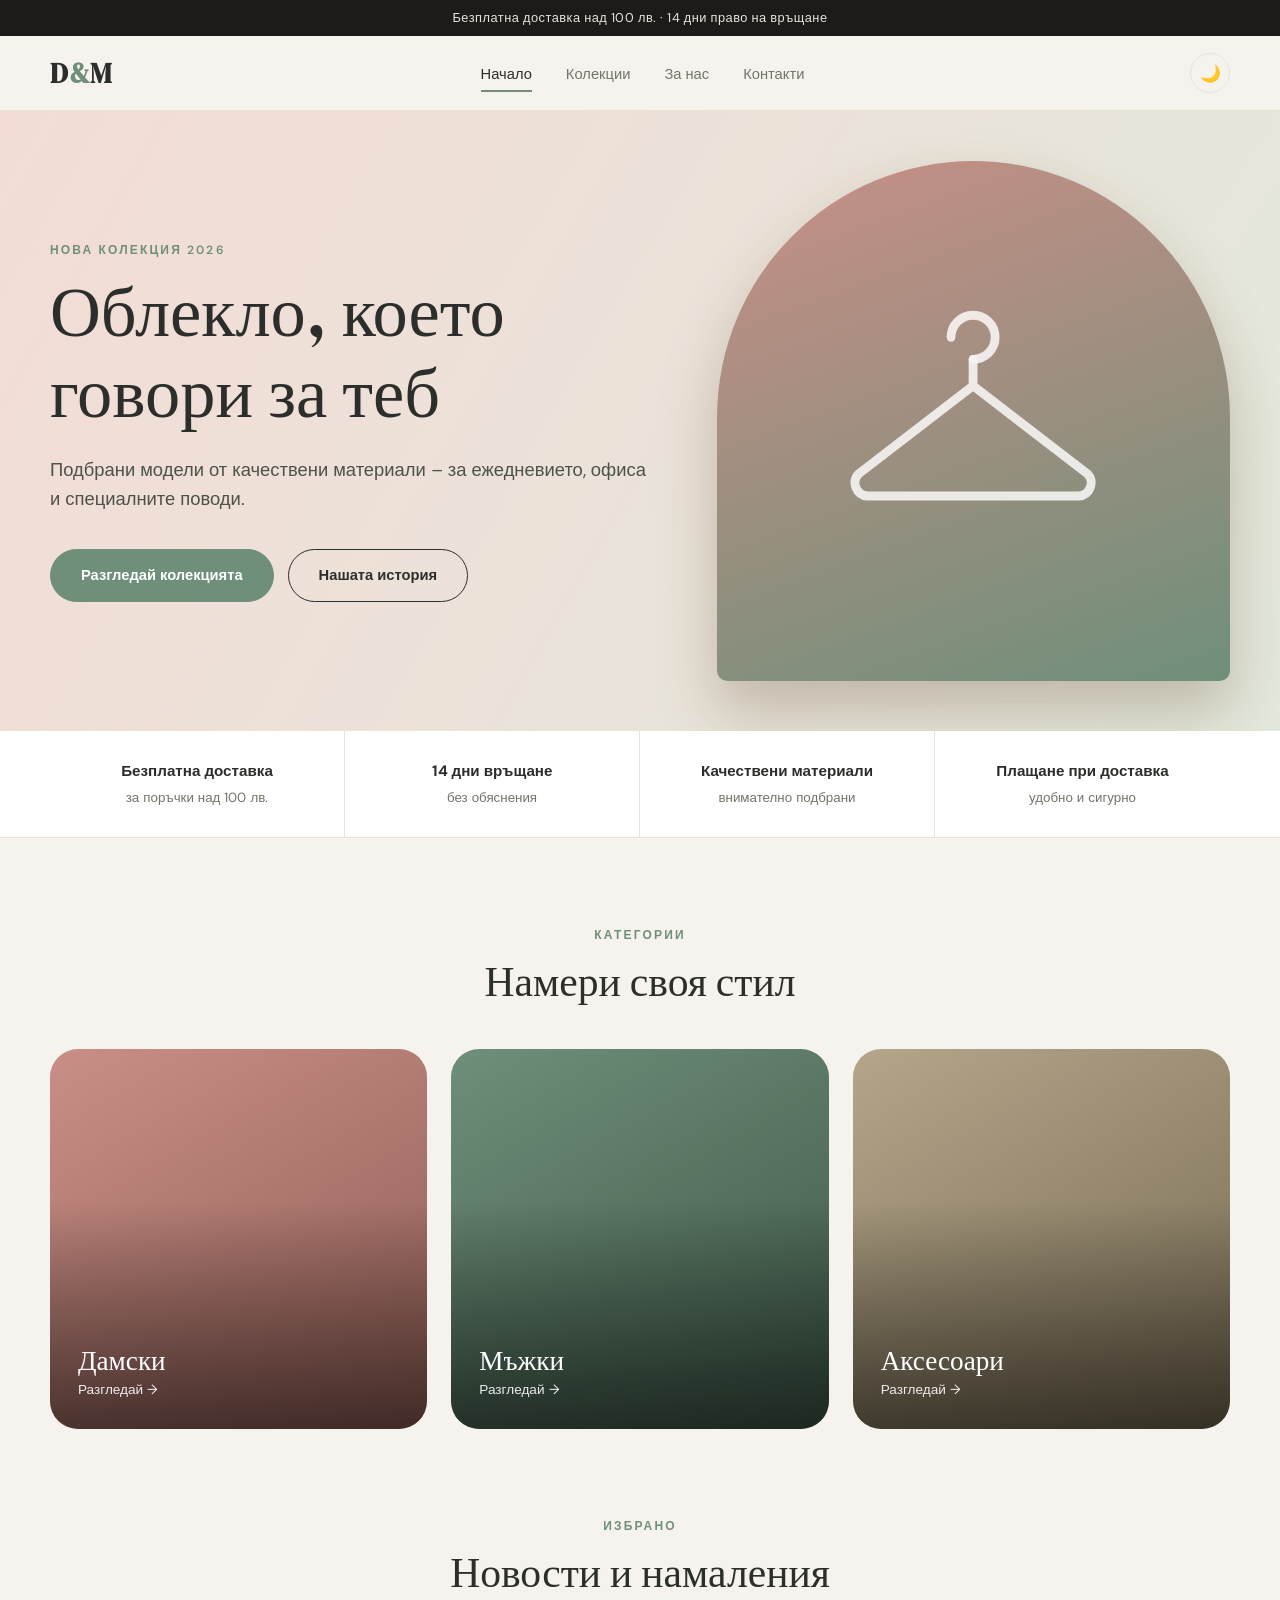
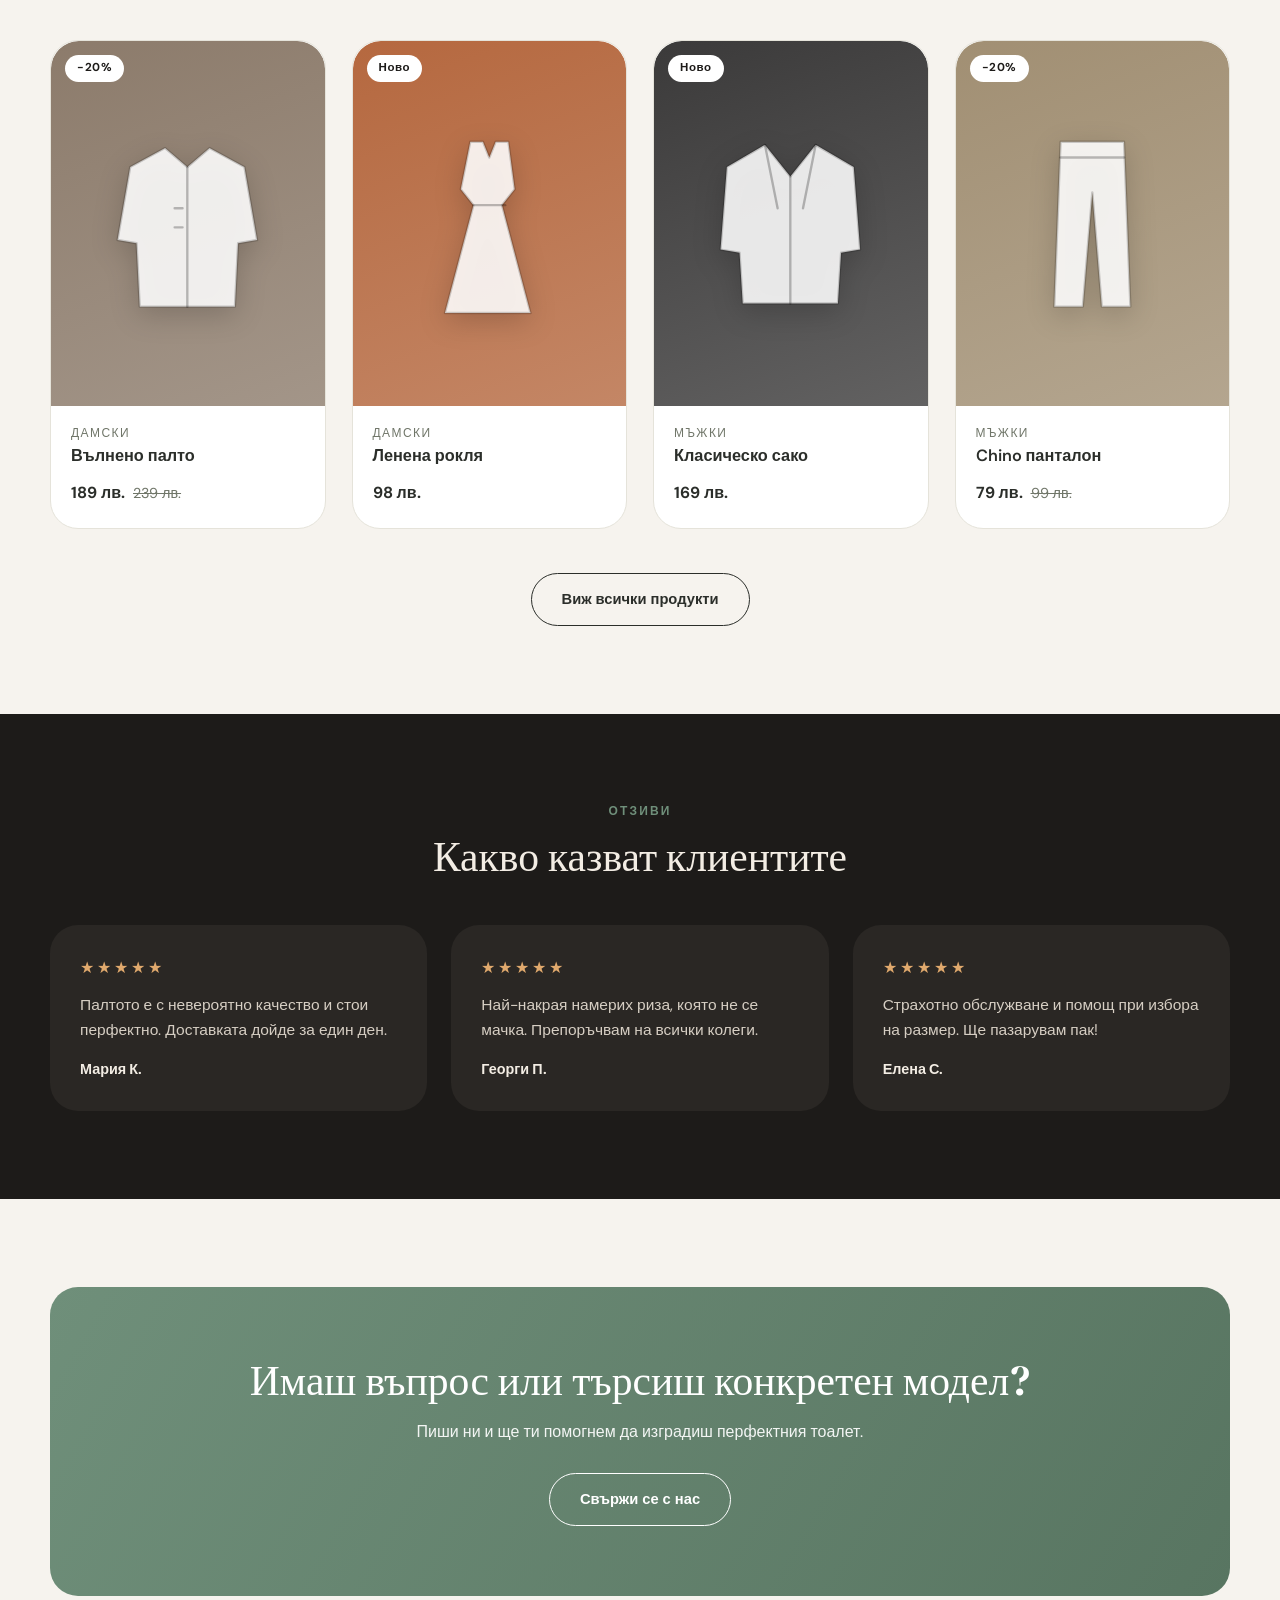
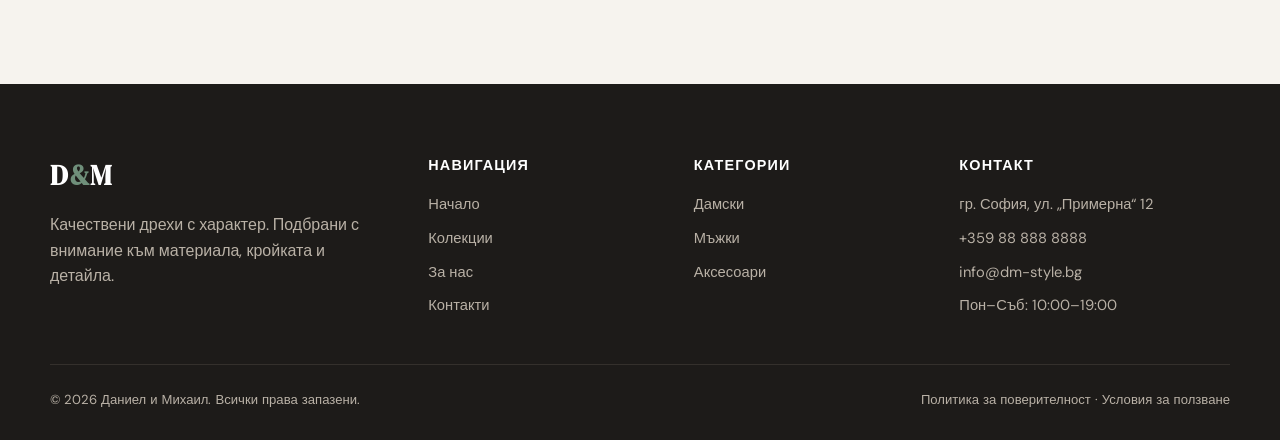
<file: index.html>
<!DOCTYPE html>
<html lang="bg">
<head>
<meta charset="UTF-8">
<meta name="viewport" content="width=device-width, initial-scale=1">
<title>Модерни дрехи за всеки ден | D&amp;M</title>
<meta name="description" content="D&amp;M – качествени дамски и мъжки дрехи и аксесоари. Нова колекция, бърза доставка.">
<link rel="preconnect" href="https://fonts.googleapis.com">
<link rel="preconnect" href="https://fonts.gstatic.com" crossorigin>
<link href="https://fonts.googleapis.com/css2?family=DM+Serif+Display&family=DM+Sans:wght@400;500;600;700&display=swap" rel="stylesheet">
<script>try{var t=localStorage.getItem("theme")||(matchMedia("(prefers-color-scheme: dark)").matches?"dark":"light");document.documentElement.dataset.theme=t}catch(e){}</script>
<link rel="stylesheet" href="css/style.css">
</head>
<body>
<div class="topbar">Безплатна доставка над 100 лв. · 14 дни право на връщане</div>
<header class="site"><div class="container nav">
  <a href="index.html" class="logo">D<span>&amp;</span>M</a>
  <ul>
    <li><a href="index.html">Начало</a></li>
    <li><a href="products.html">Колекции</a></li>
    <li><a href="about.html">За нас</a></li>
    <li><a href="contact.html">Контакти</a></li>
  </ul>
  <div class="nav-right"><button class="theme-btn" id="theme-btn" aria-label="Смени тема">🌙</button><button class="menu-btn" aria-label="Меню">☰</button></div>
</div></header>

<section class="hero"><div class="container">
  <div><span class="eyebrow">Нова колекция 2026</span>
  <h1>Облекло, което говори за теб</h1>
  <p>Подбрани модели от качествени материали – за ежедневието, офиса и специалните поводи.</p>
  <div class="actions"><a href="products.html" class="btn primary">Разгледай колекцията</a><a href="about.html" class="btn">Нашата история</a></div></div>
  <div class="hero-art"><svg viewBox="0 0 64 64" fill="none" stroke="currentColor" stroke-width="2" stroke-linecap="round" stroke-linejoin="round"><path d="M32 18a5 5 0 1 0-5-5"/><path d="M32 18v6L6 44a3 3 0 0 0 2 5h48a3 3 0 0 0 2-5L32 24"/></svg></div>
</div></section>

<div class="strip"><div class="container">
  <div class="item"><strong>Безплатна доставка</strong><small>за поръчки над 100 лв.</small></div>
  <div class="item"><strong>14 дни връщане</strong><small>без обяснения</small></div>
  <div class="item"><strong>Качествени материали</strong><small>внимателно подбрани</small></div>
  <div class="item"><strong>Плащане при доставка</strong><small>удобно и сигурно</small></div>
</div></div>

<section><div class="container">
  <div class="section-head center"><span class="eyebrow">Категории</span><h2>Намери своя стил</h2></div>
  <div class="cats">
    <a href="products.html?cat=Дамски" class="cat c1"><div><h3>Дамски</h3><span>Разгледай →</span></div></a>
    <a href="products.html?cat=Мъжки" class="cat c2"><div><h3>Мъжки</h3><span>Разгледай →</span></div></a>
    <a href="products.html?cat=Аксесоари" class="cat c3"><div><h3>Аксесоари</h3><span>Разгледай →</span></div></a>
  </div>
</div></section>

<section style="padding-top:0"><div class="container">
  <div class="section-head center"><span class="eyebrow">Избрано</span><h2>Новости и намаления</h2></div>
  <div class="grid" id="featured"></div>
  <div style="text-align:center;margin-top:44px"><a href="products.html" class="btn">Виж всички продукти</a></div>
</div></section>

<section class="dark"><div class="container">
  <div class="section-head center"><span class="eyebrow">Отзиви</span><h2>Какво казват клиентите</h2></div>
  <div class="reviews">
    <div class="review"><div class="stars">★★★★★</div><p>Палтото е с невероятно качество и стои перфектно. Доставката дойде за един ден.</p><b>Мария К.</b></div>
    <div class="review"><div class="stars">★★★★★</div><p>Най-накрая намерих риза, която не се мачка. Препоръчвам на всички колеги.</p><b>Георги П.</b></div>
    <div class="review"><div class="stars">★★★★★</div><p>Страхотно обслужване и помощ при избора на размер. Ще пазарувам пак!</p><b>Елена С.</b></div>
  </div>
</div></section>

<section><div class="container"><div class="cta">
  <h2>Имаш въпрос или търсиш конкретен модел?</h2>
  <p>Пиши ни и ще ти помогнем да изградиш перфектния тоалет.</p>
  <a href="contact.html" class="btn light">Свържи се с нас</a>
</div></div></section>

<footer class="site"><div class="container">
  <div class="foot">
    <div><a href="index.html" class="logo">D<span>&amp;</span>M</a><p>Качествени дрехи с характер. Подбрани с внимание към материала, кройката и детайла.</p></div>
    <div><h4>Навигация</h4><ul><li><a href="index.html">Начало</a></li><li><a href="products.html">Колекции</a></li><li><a href="about.html">За нас</a></li><li><a href="contact.html">Контакти</a></li></ul></div>
    <div><h4>Категории</h4><ul><li><a href="products.html?cat=Дамски">Дамски</a></li><li><a href="products.html?cat=Мъжки">Мъжки</a></li><li><a href="products.html?cat=Аксесоари">Аксесоари</a></li></ul></div>
    <div><h4>Контакт</h4><ul><li>гр. София, ул. „Примерна“ 12</li><li>+359 88 888 8888</li><li>info@dm-style.bg</li><li>Пон–Съб: 10:00–19:00</li></ul></div>
  </div>
  <div class="copy"><span>© 2026 Даниел и Михаил. Всички права запазени.</span><span>Политика за поверителност · Условия за ползване</span></div>
</div></footer>
<script src="js/icons.js"></script>
<script src="js/products.js"></script>
<script src="js/main.js"></script>
</body>
</html>
</file>
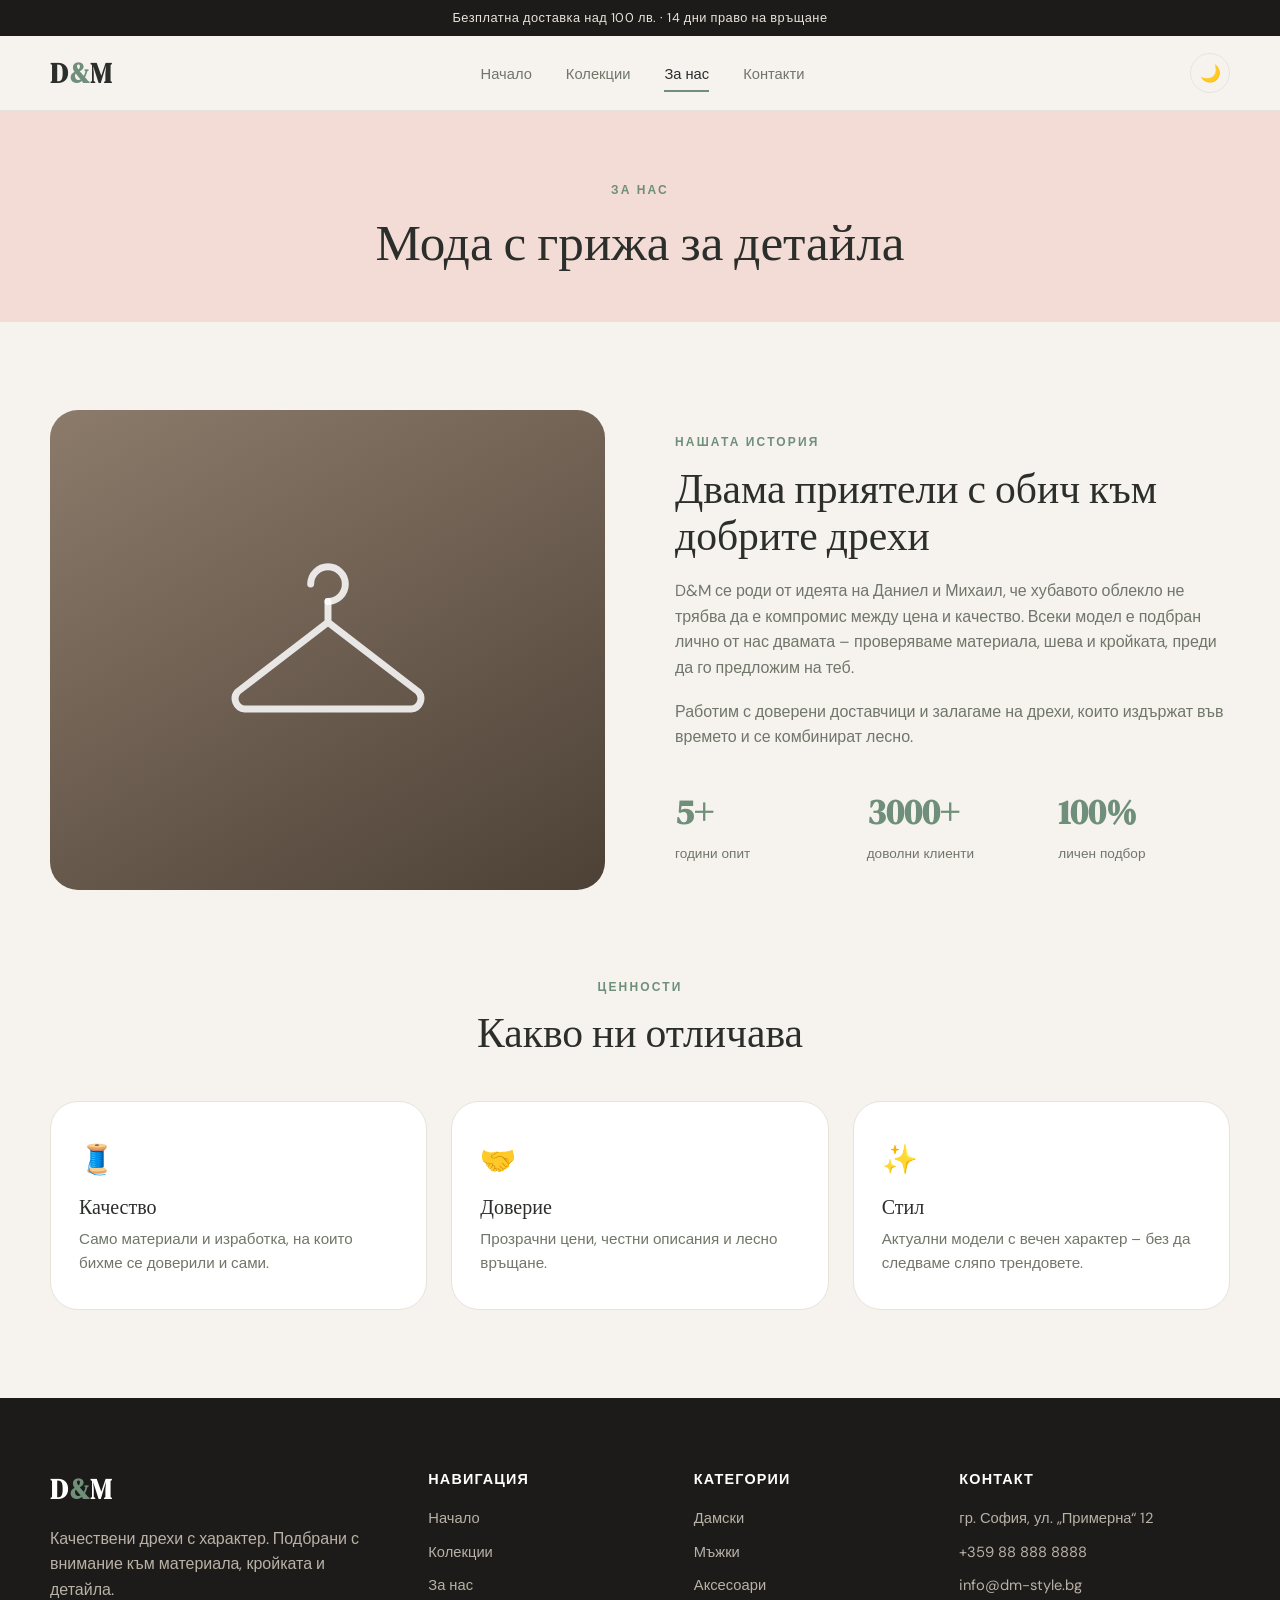
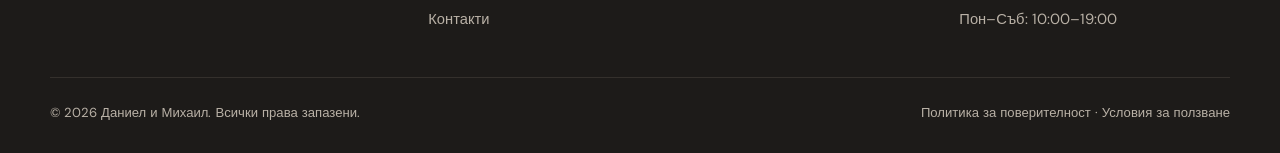
<file: about.html>
<!DOCTYPE html>
<html lang="bg">
<head>
<meta charset="UTF-8">
<meta name="viewport" content="width=device-width, initial-scale=1">
<title>За нас | D&amp;M</title>
<meta name="description" content="Запознайте се с D&amp;M – нашата история, ценности и подход към модата.">
<link rel="preconnect" href="https://fonts.googleapis.com">
<link rel="preconnect" href="https://fonts.gstatic.com" crossorigin>
<link href="https://fonts.googleapis.com/css2?family=DM+Serif+Display&family=DM+Sans:wght@400;500;600;700&display=swap" rel="stylesheet">
<script>try{var t=localStorage.getItem("theme")||(matchMedia("(prefers-color-scheme: dark)").matches?"dark":"light");document.documentElement.dataset.theme=t}catch(e){}</script>
<link rel="stylesheet" href="css/style.css">
</head>
<body>
<div class="topbar">Безплатна доставка над 100 лв. · 14 дни право на връщане</div>
<header class="site"><div class="container nav">
  <a href="index.html" class="logo">D<span>&amp;</span>M</a>
  <ul>
    <li><a href="index.html">Начало</a></li>
    <li><a href="products.html">Колекции</a></li>
    <li><a href="about.html">За нас</a></li>
    <li><a href="contact.html">Контакти</a></li>
  </ul>
  <div class="nav-right"><button class="theme-btn" id="theme-btn" aria-label="Смени тема">🌙</button><button class="menu-btn" aria-label="Меню">☰</button></div>
</div></header>

<div class="page-hero"><div class="container"><span class="eyebrow">За нас</span><h1 style="font-size:clamp(2rem,5vw,3.2rem)">Мода с грижа за детайла</h1></div></div>
<section><div class="container split">
  <div class="art"><svg viewBox="0 0 64 64" fill="none" stroke="currentColor" stroke-width="2" stroke-linecap="round" stroke-linejoin="round"><path d="M32 18a5 5 0 1 0-5-5"/><path d="M32 18v6L6 44a3 3 0 0 0 2 5h48a3 3 0 0 0 2-5L32 24"/></svg></div>
  <div><span class="eyebrow">Нашата история</span><h2>Двама приятели с обич към добрите дрехи</h2>
  <p>D&amp;M се роди от идеята на Даниел и Михаил, че хубавото облекло не трябва да е компромис между цена и качество. Всеки модел е подбран лично от нас двамата – проверяваме материала, шева и кройката, преди да го предложим на теб.</p>
  <p>Работим с доверени доставчици и залагаме на дрехи, които издържат във времето и се комбинират лесно.</p>
  <div class="stats"><div><b>5+</b><span>години опит</span></div><div><b>3000+</b><span>доволни клиенти</span></div><div><b>100%</b><span>личен подбор</span></div></div></div>
</div></section>
<section style="padding-top:0"><div class="container">
  <div class="section-head center"><span class="eyebrow">Ценности</span><h2>Какво ни отличава</h2></div>
  <div class="values">
    <div class="value"><div class="ico">🧵</div><h3>Качество</h3><p>Само материали и изработка, на които бихме се доверили и сами.</p></div>
    <div class="value"><div class="ico">🤝</div><h3>Доверие</h3><p>Прозрачни цени, честни описания и лесно връщане.</p></div>
    <div class="value"><div class="ico">✨</div><h3>Стил</h3><p>Актуални модели с вечен характер – без да следваме сляпо трендовете.</p></div>
  </div>
</div></section>

<footer class="site"><div class="container">
  <div class="foot">
    <div><a href="index.html" class="logo">D<span>&amp;</span>M</a><p>Качествени дрехи с характер. Подбрани с внимание към материала, кройката и детайла.</p></div>
    <div><h4>Навигация</h4><ul><li><a href="index.html">Начало</a></li><li><a href="products.html">Колекции</a></li><li><a href="about.html">За нас</a></li><li><a href="contact.html">Контакти</a></li></ul></div>
    <div><h4>Категории</h4><ul><li><a href="products.html?cat=Дамски">Дамски</a></li><li><a href="products.html?cat=Мъжки">Мъжки</a></li><li><a href="products.html?cat=Аксесоари">Аксесоари</a></li></ul></div>
    <div><h4>Контакт</h4><ul><li>гр. София, ул. „Примерна“ 12</li><li>+359 88 888 8888</li><li>info@dm-style.bg</li><li>Пон–Съб: 10:00–19:00</li></ul></div>
  </div>
  <div class="copy"><span>© 2026 Даниел и Михаил. Всички права запазени.</span><span>Политика за поверителност · Условия за ползване</span></div>
</div></footer>
<script src="js/icons.js"></script>
<script src="js/products.js"></script>
<script src="js/main.js"></script>
</body>
</html>
</file>
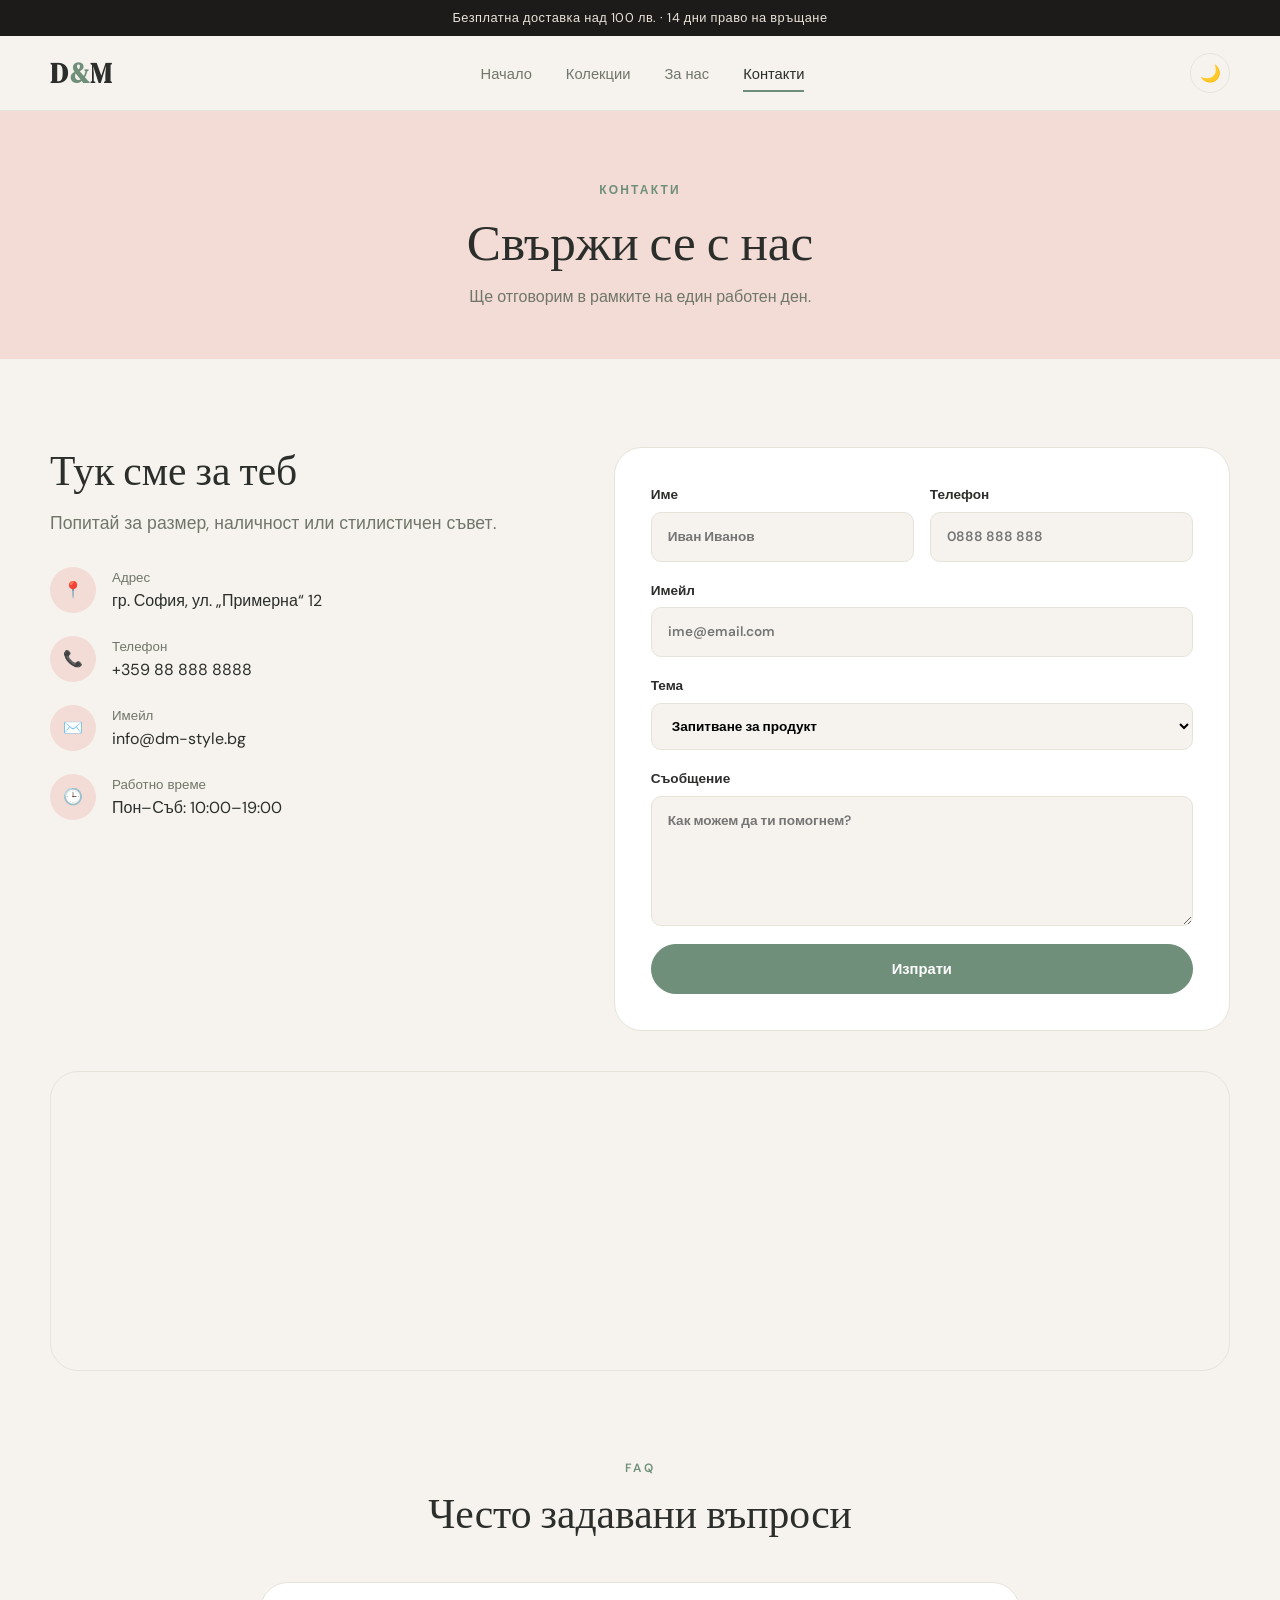
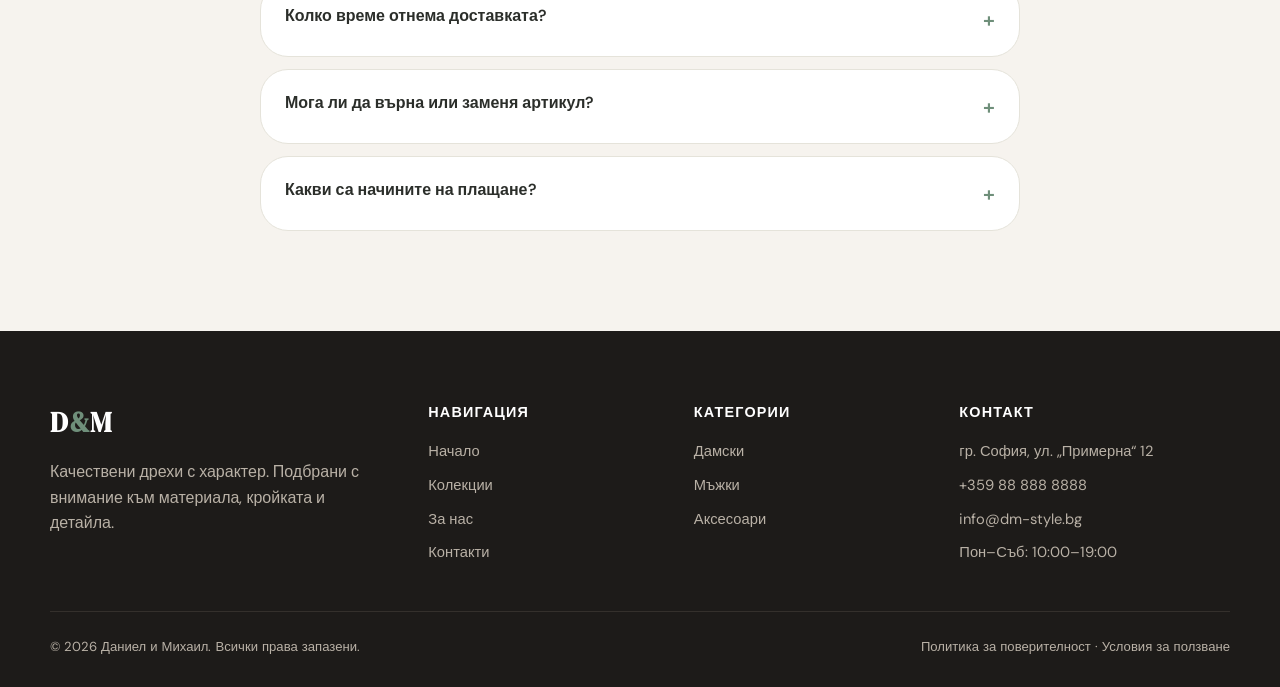
<file: contact.html>
<!DOCTYPE html>
<html lang="bg">
<head>
<meta charset="UTF-8">
<meta name="viewport" content="width=device-width, initial-scale=1">
<title>Контакти | D&amp;M</title>
<meta name="description" content="Свържете се с D&amp;M – адрес, телефон, имейл и форма за запитване.">
<link rel="preconnect" href="https://fonts.googleapis.com">
<link rel="preconnect" href="https://fonts.gstatic.com" crossorigin>
<link href="https://fonts.googleapis.com/css2?family=DM+Serif+Display&family=DM+Sans:wght@400;500;600;700&display=swap" rel="stylesheet">
<script>try{var t=localStorage.getItem("theme")||(matchMedia("(prefers-color-scheme: dark)").matches?"dark":"light");document.documentElement.dataset.theme=t}catch(e){}</script>
<link rel="stylesheet" href="css/style.css">
</head>
<body>
<div class="topbar">Безплатна доставка над 100 лв. · 14 дни право на връщане</div>
<header class="site"><div class="container nav">
  <a href="index.html" class="logo">D<span>&amp;</span>M</a>
  <ul>
    <li><a href="index.html">Начало</a></li>
    <li><a href="products.html">Колекции</a></li>
    <li><a href="about.html">За нас</a></li>
    <li><a href="contact.html">Контакти</a></li>
  </ul>
  <div class="nav-right"><button class="theme-btn" id="theme-btn" aria-label="Смени тема">🌙</button><button class="menu-btn" aria-label="Меню">☰</button></div>
</div></header>

<div class="page-hero"><div class="container"><span class="eyebrow">Контакти</span><h1 style="font-size:clamp(2rem,5vw,3.2rem)">Свържи се с нас</h1><p>Ще отговорим в рамките на един работен ден.</p></div></div>
<section><div class="container">
  <div class="contact-grid">
    <div><h2>Тук сме за теб</h2><p class="lead" style="margin-top:14px">Попитай за размер, наличност или стилистичен съвет.</p>
      <div class="info-list">
        <div><span class="ico">📍</span><p><small>Адрес</small>гр. София, ул. „Примерна“ 12</p></div>
        <div><span class="ico">📞</span><p><small>Телефон</small>+359 88 888 8888</p></div>
        <div><span class="ico">✉️</span><p><small>Имейл</small>info@dm-style.bg</p></div>
        <div><span class="ico">🕒</span><p><small>Работно време</small>Пон–Съб: 10:00–19:00</p></div>
      </div></div>
    <form id="contact-form">
      <div class="row2"><label>Име<input required name="name" placeholder="Иван Иванов"></label><label>Телефон<input name="phone" placeholder="0888 888 888"></label></div>
      <label>Имейл<input type="email" required name="email" placeholder="ime@email.com"></label>
      <label>Тема<select name="topic"><option>Запитване за продукт</option><option>Поръчка</option><option>Връщане / замяна</option><option>Друго</option></select></label>
      <label>Съобщение<textarea required name="msg" placeholder="Как можем да ти помогнем?"></textarea></label>
      <button class="btn primary" type="submit">Изпрати</button>
      <div class="form-msg">Благодарим! Съобщението е изпратено – ще се свържем с теб скоро.</div>
    </form>
  </div>
  <div class="map"><iframe loading="lazy" title="Карта" src="https://www.google.com/maps?q=Sofia,Bulgaria&output=embed"></iframe></div>
</div></section>
<section style="padding-top:0"><div class="container" style="max-width:760px">
  <div class="section-head center"><span class="eyebrow">FAQ</span><h2>Често задавани въпроси</h2></div>
  <details><summary>Колко време отнема доставката?</summary><p>Обикновено 1–3 работни дни с куриер до адрес или офис.</p></details>
  <details><summary>Мога ли да върна или заменя артикул?</summary><p>Да, в рамките на 14 дни, стига артикулът да е неизползван и с етикет.</p></details>
  <details><summary>Какви са начините на плащане?</summary><p>Наложен платеж, банков превод или картово плащане.</p></details>
</div></section>

<footer class="site"><div class="container">
  <div class="foot">
    <div><a href="index.html" class="logo">D<span>&amp;</span>M</a><p>Качествени дрехи с характер. Подбрани с внимание към материала, кройката и детайла.</p></div>
    <div><h4>Навигация</h4><ul><li><a href="index.html">Начало</a></li><li><a href="products.html">Колекции</a></li><li><a href="about.html">За нас</a></li><li><a href="contact.html">Контакти</a></li></ul></div>
    <div><h4>Категории</h4><ul><li><a href="products.html?cat=Дамски">Дамски</a></li><li><a href="products.html?cat=Мъжки">Мъжки</a></li><li><a href="products.html?cat=Аксесоари">Аксесоари</a></li></ul></div>
    <div><h4>Контакт</h4><ul><li>гр. София, ул. „Примерна“ 12</li><li>+359 88 888 8888</li><li>info@dm-style.bg</li><li>Пон–Съб: 10:00–19:00</li></ul></div>
  </div>
  <div class="copy"><span>© 2026 Даниел и Михаил. Всички права запазени.</span><span>Политика за поверителност · Условия за ползване</span></div>
</div></footer>
<script src="js/icons.js"></script>
<script src="js/products.js"></script>
<script src="js/main.js"></script>
</body>
</html>
</file>
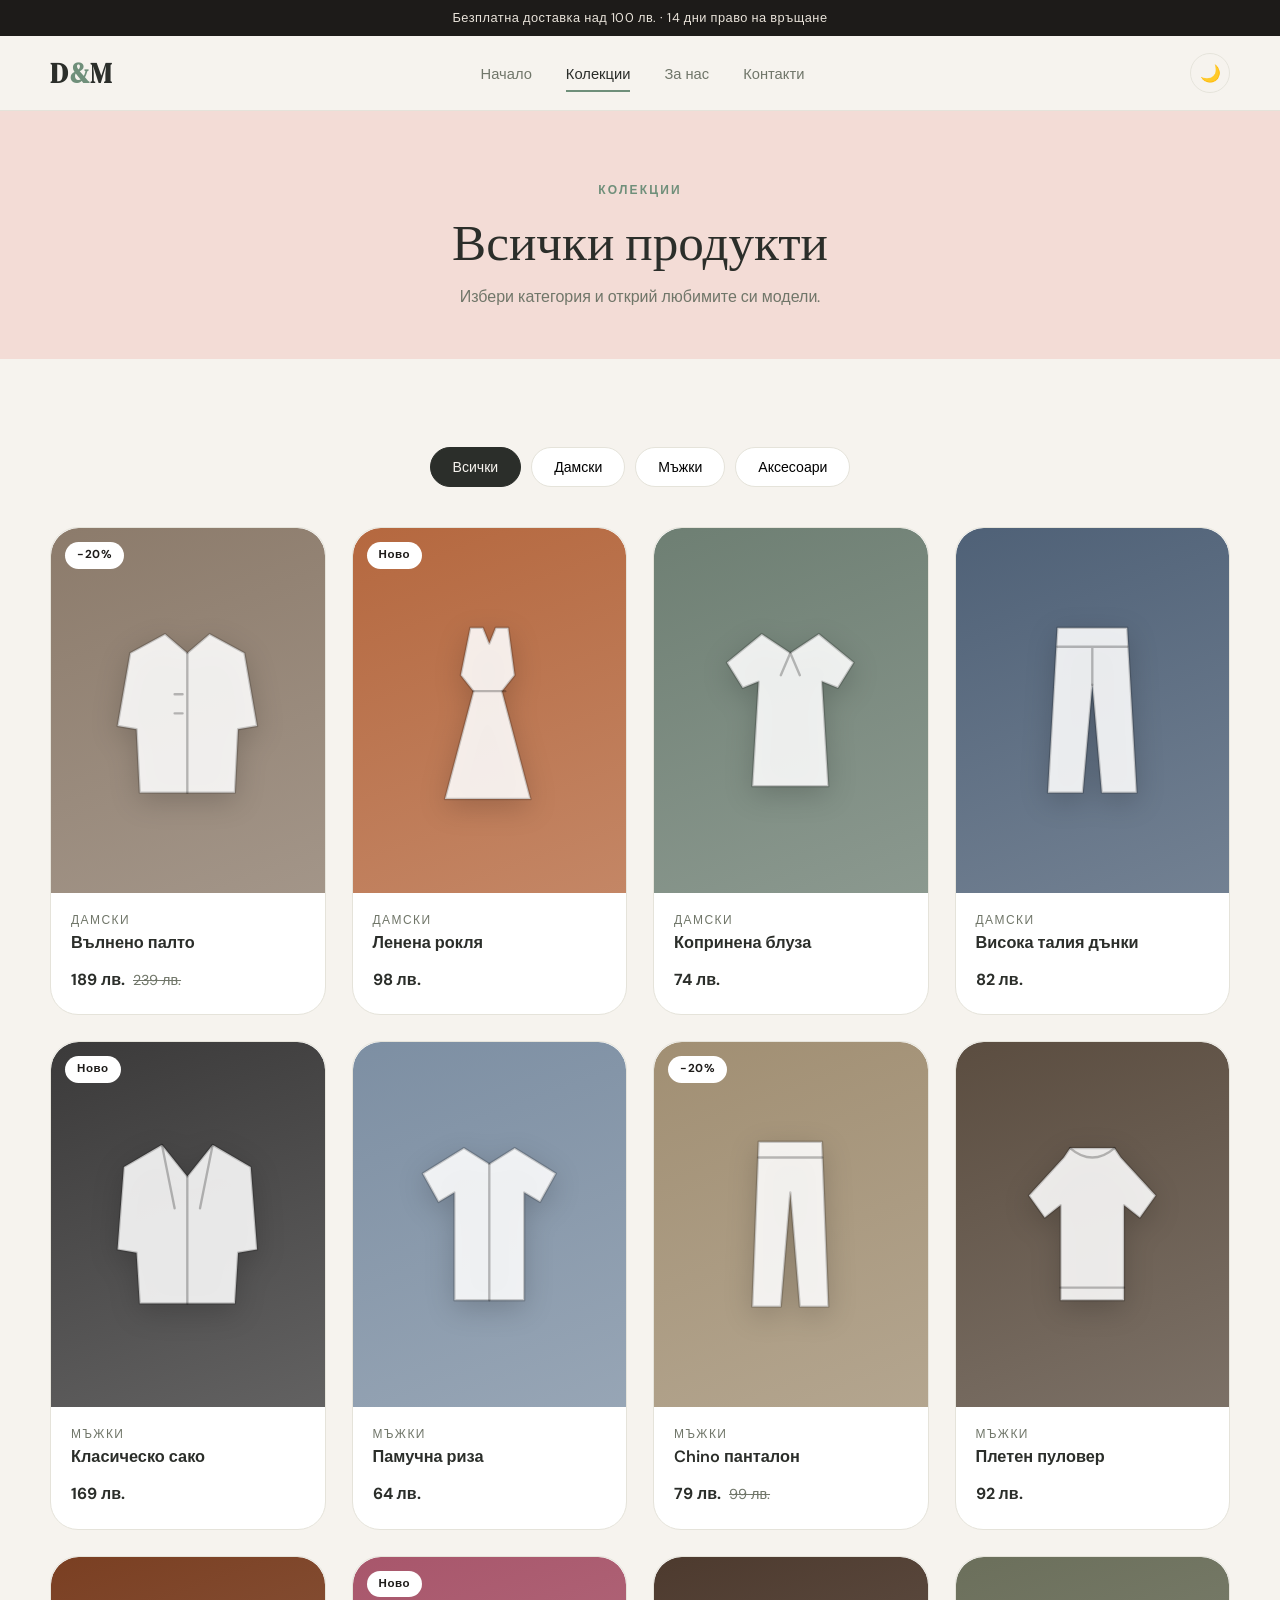
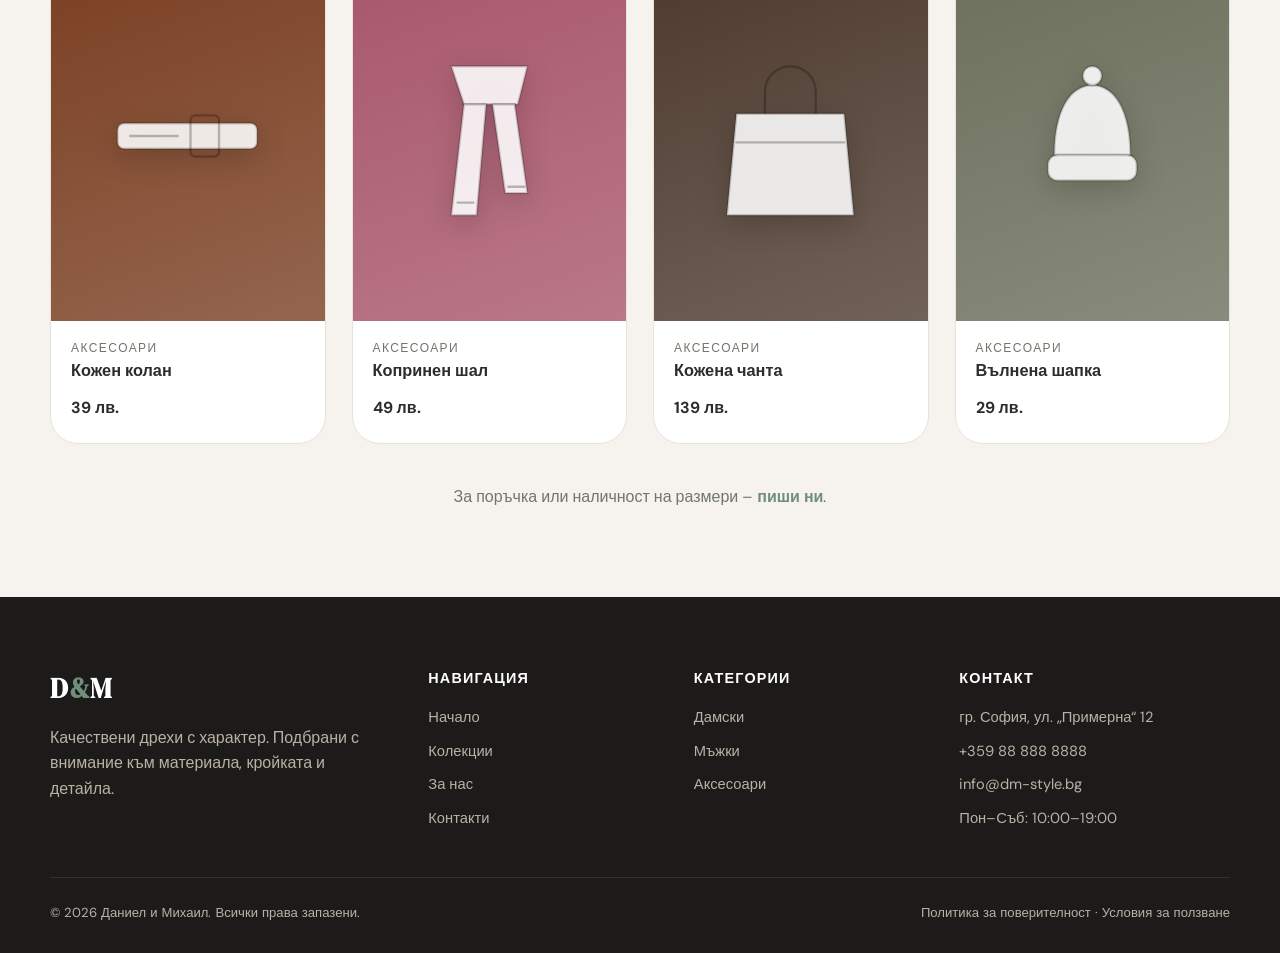
<file: products.html>
<!DOCTYPE html>
<html lang="bg">
<head>
<meta charset="UTF-8">
<meta name="viewport" content="width=device-width, initial-scale=1">
<title>Колекции | D&amp;M</title>
<meta name="description" content="Разгледайте дамски, мъжки дрехи и аксесоари от колекциите на D&amp;M.">
<link rel="preconnect" href="https://fonts.googleapis.com">
<link rel="preconnect" href="https://fonts.gstatic.com" crossorigin>
<link href="https://fonts.googleapis.com/css2?family=DM+Serif+Display&family=DM+Sans:wght@400;500;600;700&display=swap" rel="stylesheet">
<script>try{var t=localStorage.getItem("theme")||(matchMedia("(prefers-color-scheme: dark)").matches?"dark":"light");document.documentElement.dataset.theme=t}catch(e){}</script>
<link rel="stylesheet" href="css/style.css">
</head>
<body>
<div class="topbar">Безплатна доставка над 100 лв. · 14 дни право на връщане</div>
<header class="site"><div class="container nav">
  <a href="index.html" class="logo">D<span>&amp;</span>M</a>
  <ul>
    <li><a href="index.html">Начало</a></li>
    <li><a href="products.html">Колекции</a></li>
    <li><a href="about.html">За нас</a></li>
    <li><a href="contact.html">Контакти</a></li>
  </ul>
  <div class="nav-right"><button class="theme-btn" id="theme-btn" aria-label="Смени тема">🌙</button><button class="menu-btn" aria-label="Меню">☰</button></div>
</div></header>

<div class="page-hero"><div class="container"><span class="eyebrow">Колекции</span><h1 style="font-size:clamp(2rem,5vw,3.2rem)">Всички продукти</h1><p>Избери категория и открий любимите си модели.</p></div></div>
<section><div class="container">
  <div class="filters" id="filters"></div>
  <div class="grid" id="catalog"></div>
  <p style="text-align:center;color:var(--muted);margin-top:40px">За поръчка или наличност на размери – <a href="contact.html" style="color:var(--accent);font-weight:600">пиши ни</a>.</p>
</div></section>

<footer class="site"><div class="container">
  <div class="foot">
    <div><a href="index.html" class="logo">D<span>&amp;</span>M</a><p>Качествени дрехи с характер. Подбрани с внимание към материала, кройката и детайла.</p></div>
    <div><h4>Навигация</h4><ul><li><a href="index.html">Начало</a></li><li><a href="products.html">Колекции</a></li><li><a href="about.html">За нас</a></li><li><a href="contact.html">Контакти</a></li></ul></div>
    <div><h4>Категории</h4><ul><li><a href="products.html?cat=Дамски">Дамски</a></li><li><a href="products.html?cat=Мъжки">Мъжки</a></li><li><a href="products.html?cat=Аксесоари">Аксесоари</a></li></ul></div>
    <div><h4>Контакт</h4><ul><li>гр. София, ул. „Примерна“ 12</li><li>+359 88 888 8888</li><li>info@dm-style.bg</li><li>Пон–Съб: 10:00–19:00</li></ul></div>
  </div>
  <div class="copy"><span>© 2026 Даниел и Михаил. Всички права запазени.</span><span>Политика за поверителност · Условия за ползване</span></div>
</div></footer>
<script src="js/icons.js"></script>
<script src="js/products.js"></script>
<script src="js/main.js"></script>
</body>
</html>
</file>
<file: css/style.css>
:root{
  --bg:#faf7f2;--surface:#fff;--ink:#1d1b19;--muted:#6f6a63;--line:#e7e1d8;
  --accent:#b5683f;--accent-dark:#8f4f2d;--dark:#1d1b19;
  --soft:#efe6d9;--header-bg:rgba(250,247,242,.92);--hero:linear-gradient(120deg,#efe6d9 0%,#e3d3bf 55%,#d6bfa3 100%);--hero-text:#4d463e;--ok-bg:#e6f2e6;--ok:#2d5a2d;
  --radius:14px;--max:1180px;
  --serif:'Playfair Display',Georgia,serif;--sans:'Inter',system-ui,sans-serif;
}
[data-theme=dark]{
  --bg:#141210;--surface:#1f1c19;--ink:#f1ebe2;--muted:#a79f93;--line:#34302b;
  --accent:#d38458;--accent-dark:#b5683f;--dark:#0b0a09;--soft:#25211d;
  --header-bg:rgba(20,18,16,.92);--hero:linear-gradient(120deg,#1d1814 0%,#2a2018 55%,#3a2a1d 100%);--hero-text:#cfc6b9;--ok-bg:#1d3320;--ok:#a9dcae;
  color-scheme:dark;
}
*{box-sizing:border-box;margin:0;padding:0}
html{scroll-behavior:smooth}
body{font-family:var(--sans);background:var(--bg);color:var(--ink);line-height:1.6;-webkit-font-smoothing:antialiased}
img{max-width:100%;display:block}
a{color:inherit;text-decoration:none}
.container{width:min(var(--max),100% - 40px);margin-inline:auto}
h1,h2,h3{font-family:var(--serif);font-weight:600;line-height:1.15}
h1{font-size:clamp(2.4rem,6vw,4.4rem)}
h2{font-size:clamp(1.8rem,3.6vw,2.6rem)}
h3{font-size:1.25rem}
.eyebrow{text-transform:uppercase;letter-spacing:.18em;font-size:.75rem;color:var(--accent);font-weight:600;margin-bottom:12px;display:block}
.lead{color:var(--muted);font-size:1.1rem;max-width:56ch}
section{padding:88px 0}
.section-head{margin-bottom:44px}
.section-head.center{text-align:center}
.section-head.center .lead{margin-inline:auto}

/* header */
.topbar{background:var(--dark);color:#e9e3da;font-size:.8rem;text-align:center;padding:8px 16px;letter-spacing:.04em}
header.site{position:sticky;top:0;z-index:50;background:var(--header-bg);backdrop-filter:blur(10px);border-bottom:1px solid var(--line)}
.nav{display:flex;align-items:center;justify-content:space-between;height:74px}
.logo{font-family:var(--serif);font-size:1.7rem;font-weight:700;letter-spacing:.06em}
.logo span{color:var(--accent)}
.nav ul{display:flex;gap:34px;list-style:none}
.nav ul a{font-size:.92rem;font-weight:500;color:var(--muted);padding:6px 0;border-bottom:2px solid transparent;transition:.2s}
.nav ul a:hover,.nav ul a.active{color:var(--ink);border-color:var(--accent)}
.menu-btn{display:none;background:none;border:0;font-size:1.6rem;cursor:pointer;color:var(--ink)}

/* theme toggle */
.theme-btn{background:none;border:1.5px solid var(--line);color:var(--ink);width:40px;height:40px;border-radius:50%;cursor:pointer;font-size:1.05rem;display:grid;place-items:center;transition:.2s;margin-left:18px}
.theme-btn:hover{border-color:var(--accent)}
.nav-right{display:flex;align-items:center}
body,header.site,.card,form,.value,details,input,textarea,select{transition:background-color .3s,color .3s,border-color .3s}

/* buttons */
.btn{display:inline-block;padding:14px 30px;border-radius:999px;font-weight:600;font-size:.92rem;border:1.5px solid var(--ink);cursor:pointer;transition:.2s;font-family:var(--sans);background:transparent;color:var(--ink)}
.btn:hover{background:var(--ink);color:var(--bg)}
.btn.primary{background:var(--accent);border-color:var(--accent);color:#fff}
.btn.primary:hover{background:var(--accent-dark);border-color:var(--accent-dark)}
.btn.light{border-color:#fff;color:#fff}
.btn.light:hover{background:#fff;color:#1d1b19}

/* hero */
.hero{padding:0;background:var(--hero);position:relative;overflow:hidden}
.hero .container{display:grid;grid-template-columns:1.1fr .9fr;align-items:center;gap:40px;min-height:620px}
.hero p{margin:22px 0 34px;color:var(--hero-text);font-size:1.15rem;max-width:46ch}
.hero .actions{display:flex;gap:14px;flex-wrap:wrap}
.hero-art{height:520px;border-radius:200px 200px var(--radius) var(--radius);background:linear-gradient(160deg,#c98b63,#8f4f2d);display:grid;place-items:center;color:rgba(255,255,255,.9);box-shadow:0 30px 60px rgba(80,45,20,.25)}
.hero-art svg{width:55%;opacity:.9}
.hero-art.has-img{background-size:cover;background-position:center}

/* features strip */
.strip{padding:0;border-bottom:1px solid var(--line);background:var(--surface)}
.strip .container{display:grid;grid-template-columns:repeat(4,1fr)}
.strip .item{padding:28px 20px;text-align:center;border-right:1px solid var(--line)}
.strip .item:last-child{border:0}
.strip strong{display:block;font-size:.95rem}
.strip small{color:var(--muted)}

/* categories */
.cats{display:grid;grid-template-columns:repeat(3,1fr);gap:24px}
.cat{position:relative;height:380px;border-radius:var(--radius);overflow:hidden;display:flex;align-items:flex-end;padding:28px;color:#fff;transition:transform .3s}
.cat:hover{transform:translateY(-6px)}
.cat::after{content:"";position:absolute;inset:0;background:linear-gradient(to top,rgba(0,0,0,.55),transparent 60%)}
.cat>*{position:relative;z-index:1}
.cat h3{font-size:1.7rem}
.cat span{font-size:.85rem;opacity:.9}
.c1{background:linear-gradient(150deg,#8c7b6b,#5b4d40)}
.c2{background:linear-gradient(150deg,#b5683f,#7a3f22)}
.c3{background:linear-gradient(150deg,#6e7f73,#3f4d44)}

/* products */
.grid{display:grid;grid-template-columns:repeat(4,1fr);gap:26px}
.card{background:var(--surface);border-radius:var(--radius);overflow:hidden;border:1px solid var(--line);transition:.25s;display:flex;flex-direction:column}
.card:hover{transform:translateY(-5px);box-shadow:0 18px 40px rgba(40,30,20,.1)}
.card .thumb{aspect-ratio:3/4;display:grid;place-items:center;position:relative;color:rgba(255,255,255,.85)}
.card .thumb svg{width:58%;filter:drop-shadow(0 8px 14px rgba(0,0,0,.2))}
.card .thumb img{position:absolute;inset:0;width:100%;height:100%;object-fit:cover}
.badge{position:absolute;top:14px;left:14px;background:#fff;color:#1d1b19;font-size:.72rem;font-weight:700;padding:4px 12px;border-radius:999px;letter-spacing:.05em;z-index:1}
.card .info{padding:18px 20px 22px;display:flex;flex-direction:column;gap:4px;flex:1}
.card .cat-name{font-size:.75rem;text-transform:uppercase;letter-spacing:.12em;color:var(--muted)}
.card h3{font-family:var(--sans);font-size:1.02rem;font-weight:600}
.price{margin-top:auto;padding-top:10px;font-weight:700}
.price s{color:var(--muted);font-weight:400;margin-left:8px;font-size:.9rem}

/* filters */
.page-hero{padding:70px 0 50px;background:var(--soft);text-align:center}
.page-hero p{color:var(--muted);margin-top:12px}
.filters{display:flex;gap:10px;flex-wrap:wrap;justify-content:center;margin-bottom:40px}
.filters button{padding:10px 22px;border-radius:999px;border:1.5px solid var(--line);background:var(--surface);cursor:pointer;font-family:var(--sans);font-weight:500;font-size:.88rem;transition:.2s}
.filters button:hover{border-color:var(--ink)}
.filters button.active{background:var(--ink);color:var(--bg);border-color:var(--ink)}
.empty{text-align:center;color:var(--muted);grid-column:1/-1;padding:40px}

/* split / about */
.split{display:grid;grid-template-columns:1fr 1fr;gap:70px;align-items:center}
.split .art{height:480px;border-radius:var(--radius);background:linear-gradient(150deg,#8c7b6b,#4d4136);display:grid;place-items:center;color:rgba(255,255,255,.85)}
.split .art svg{width:40%}
.split p{color:var(--muted);margin-top:18px}
.stats{display:grid;grid-template-columns:repeat(3,1fr);gap:20px;margin-top:34px}
.stats b{font-family:var(--serif);font-size:2.2rem;display:block;color:var(--accent)}
.stats span{font-size:.85rem;color:var(--muted)}
.values{display:grid;grid-template-columns:repeat(3,1fr);gap:24px}
.value{background:var(--surface);border:1px solid var(--line);border-radius:var(--radius);padding:34px 28px}
.value .ico{font-size:1.8rem;margin-bottom:14px}
.value p{color:var(--muted);margin-top:8px;font-size:.95rem}

/* testimonials */
.dark{background:#1d1b19;color:#f3ede4}
.dark .lead{color:#b9b1a6}
.reviews{display:grid;grid-template-columns:repeat(3,1fr);gap:24px}
.review{background:#2a2724;border-radius:var(--radius);padding:30px}
.review .stars{color:#e0a96d;letter-spacing:3px;margin-bottom:12px}
.review p{color:#d6cec3;font-size:.97rem}
.review b{display:block;margin-top:16px;font-size:.9rem}

/* cta */
.cta{background:linear-gradient(120deg,var(--accent),var(--accent-dark));color:#fff;text-align:center;border-radius:24px;padding:70px 30px}
.cta p{margin:14px auto 28px;max-width:50ch;opacity:.92}

/* contact */
.contact-grid{display:grid;grid-template-columns:1fr 1.2fr;gap:50px}
.info-list{display:grid;gap:22px;margin-top:30px}
.info-list div{display:flex;gap:16px;align-items:flex-start}
.info-list .ico{width:46px;height:46px;border-radius:50%;background:var(--soft);display:grid;place-items:center;flex:none}
.info-list small{color:var(--muted);display:block}
form{background:var(--surface);border:1px solid var(--line);border-radius:var(--radius);padding:36px;display:grid;gap:18px}
label{font-size:.85rem;font-weight:600;display:grid;gap:6px}
input,textarea,select{font:inherit;padding:13px 16px;border:1.5px solid var(--line);border-radius:10px;background:var(--bg);width:100%}
input:focus,textarea:focus,select:focus{outline:none;border-color:var(--accent)}
textarea{min-height:130px;resize:vertical}
.row2{display:grid;grid-template-columns:1fr 1fr;gap:16px}
.form-msg{display:none;padding:14px;border-radius:10px;background:var(--ok-bg);color:var(--ok);font-size:.92rem}
.map{margin-top:40px;height:300px;border-radius:var(--radius);overflow:hidden;border:1px solid var(--line)}
.map iframe{width:100%;height:100%;border:0}

/* faq */
details{background:var(--surface);border:1px solid var(--line);border-radius:12px;padding:20px 24px;margin-bottom:12px}
summary{cursor:pointer;font-weight:600;list-style:none;display:flex;justify-content:space-between}
summary::after{content:"+";font-size:1.3rem;color:var(--accent)}
details[open] summary::after{content:"–"}
details p{color:var(--muted);margin-top:12px}

/* footer */
footer.site{background:var(--dark);color:#b9b1a6;padding:70px 0 30px;margin-top:0}
.foot{display:grid;grid-template-columns:1.5fr 1fr 1fr 1.2fr;gap:40px}
footer h4{color:#fff;font-size:.9rem;margin-bottom:16px;letter-spacing:.08em;text-transform:uppercase}
footer ul{list-style:none;display:grid;gap:10px;font-size:.92rem}
footer a:hover{color:#fff}
footer .logo{color:#fff;display:block;margin-bottom:14px}
.copy{border-top:1px solid #34302c;margin-top:46px;padding-top:24px;font-size:.82rem;display:flex;justify-content:space-between;flex-wrap:wrap;gap:10px}

/* responsive */
@media(max-width:980px){
  .grid{grid-template-columns:repeat(2,1fr)}
  .hero .container,.split,.contact-grid{grid-template-columns:1fr}
  .hero .container{padding:50px 0;min-height:0}
  .hero-art{height:360px}
  .cats,.values,.reviews{grid-template-columns:1fr}
  .strip .container{grid-template-columns:1fr 1fr}
  .foot{grid-template-columns:1fr 1fr}
}
@media(max-width:720px){
  .nav-right{gap:4px}
  section{padding:60px 0}
  .menu-btn{display:block}
  .nav ul{position:absolute;top:74px;left:0;right:0;background:var(--bg);flex-direction:column;gap:0;border-bottom:1px solid var(--line);display:none}
  .nav ul.open{display:flex}
  .nav ul a{display:block;padding:16px 20px;border:0}
  .grid{gap:14px}
  .row2{grid-template-columns:1fr}
  .foot{grid-template-columns:1fr}
}

/* variant overrides */

:root{--bg:#f6f3ee;--surface:#fff;--ink:#2b2e2a;--muted:#707669;--line:#e5e3da;--accent:#6f8f7a;--accent-dark:#587561;--soft:#f3dcd6;--header-bg:rgba(246,243,238,.94);
--hero:linear-gradient(120deg,#f3dcd6,#e3e9dc);--hero-text:#4c5249;--radius:28px;--serif:'DM Serif Display',serif;--sans:'DM Sans',sans-serif}
[data-theme=dark]{--bg:#171a17;--surface:#202420;--ink:#eef0ea;--muted:#9da396;--line:#323832;--accent:#8fb39c;--accent-dark:#6f9480;--soft:#2a2e2a;--header-bg:rgba(23,26,23,.94);--hero:linear-gradient(120deg,#232824,#2e2926);--hero-text:#c5cabd;--dark:#0d0f0d}
h1,h2,h3{font-weight:400}
.btn{border-radius:999px}
.btn.primary{color:#fff}
.hero-art{border-radius:999px 999px 40px 40px;background:linear-gradient(160deg,#c98f86,#6f8f7a)}
.card,.cat,.value,form,details,.map,.cta{border-radius:28px}
.card .thumb{border-radius:28px 28px 0 0}
.eyebrow{color:var(--accent)}
.c1{background:linear-gradient(150deg,#c98f86,#8e5d55)}.c2{background:linear-gradient(150deg,#6f8f7a,#3d5646)}.c3{background:linear-gradient(150deg,#b5a68a,#756a53)}
.cta{background:linear-gradient(120deg,#6f8f7a,#587561)}
</file>
